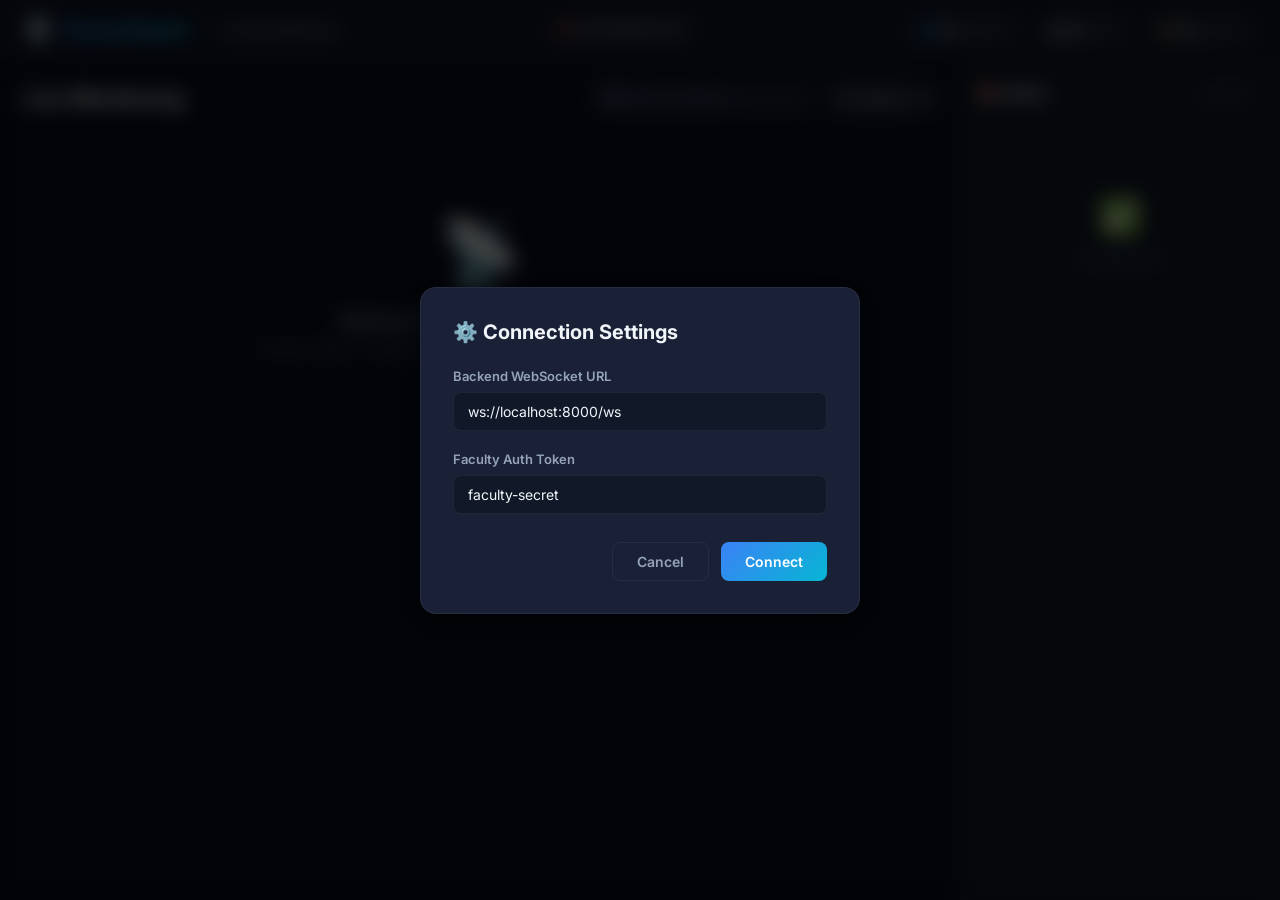
<file: frontend/index.html>
<!DOCTYPE html>
<html lang="en">
<head>
    <meta charset="UTF-8">
    <meta name="viewport" content="width=device-width, initial-scale=1.0">
    <title>ScreenGuard — Faculty Dashboard</title>
    <meta name="description" content="Real-time AI-powered classroom desktop monitoring dashboard for faculty">
    <link href="https://fonts.googleapis.com/css2?family=Inter:wght@300;400;500;600;700;800&display=swap" rel="stylesheet">
    <link rel="stylesheet" href="styles.css">
</head>
<body>
    <!-- Top Navigation Bar -->
    <header class="topbar">
        <div class="topbar-left">
            <div class="logo">
                <span class="logo-icon">🛡️</span>
                <span class="logo-text">ScreenGuard</span>
            </div>
            <span class="topbar-divider"></span>
            <span class="topbar-subtitle">Faculty Dashboard</span>
        </div>
        <div class="topbar-center">
            <div class="connection-status" id="connectionStatus">
                <span class="status-dot disconnected"></span>
                <span class="status-label">Disconnected</span>
            </div>
        </div>
        <div class="topbar-right">
            <div class="stat-badge" id="statStudents">
                <span class="stat-icon">👤</span>
                <span class="stat-value" id="studentCount">0</span>
                <span class="stat-label">Students</span>
            </div>
            <div class="stat-badge" id="statAlerts">
                <span class="stat-icon">⚠️</span>
                <span class="stat-value" id="alertCount">0</span>
                <span class="stat-label">Alerts</span>
            </div>
            <div class="stat-badge" id="statFps">
                <span class="stat-icon">🎞️</span>
                <span class="stat-value" id="avgFps">0</span>
                <span class="stat-label">Avg FPS</span>
            </div>
        </div>
    </header>

    <!-- Main Content Area -->
    <main class="main-content">
        <!-- Left: Student Grid -->
        <section class="grid-section">
            <div class="grid-header">
                <h1>Live Monitoring</h1>
                <div class="grid-controls">
                    <input type="text" id="searchInput" class="search-box" placeholder="🔍 Search student...">
                    <select id="gridSize" class="grid-select">
                        <option value="3">3 Columns</option>
                        <option value="4" selected>4 Columns</option>
                        <option value="5">5 Columns</option>
                        <option value="6">6 Columns</option>
                    </select>
                </div>
            </div>
            <div class="student-grid" id="studentGrid">
                <div class="empty-state" id="emptyState">
                    <div class="empty-icon">📡</div>
                    <h2>Waiting for students to connect...</h2>
                    <p>Student agents will appear here once they connect to the backend.</p>
                </div>
            </div>
        </section>

        <!-- Right: Alerts Sidebar -->
        <aside class="alerts-sidebar" id="alertsSidebar">
            <div class="sidebar-header">
                <h2>🚨 Alerts</h2>
                <button class="clear-btn" id="clearAlerts">Clear All</button>
            </div>
            <div class="alerts-list" id="alertsList">
                <div class="no-alerts" id="noAlerts">
                    <span>✅</span>
                    <p>No alerts yet</p>
                </div>
            </div>
        </aside>
    </main>

    <!-- Popout Overlay (Multi-Screen Parallel View) -->
    <div class="fullscreen-overlay" id="fullscreenOverlay">
        <div class="fullscreen-header">
            <div class="fullscreen-info">
                <span class="fullscreen-title">🚨 Pop-Out Live Monitor</span>
                <span class="popout-count-badge" id="popoutCountBadge">0 Active Screens</span>
            </div>
            <div class="fullscreen-actions">
                <button class="clear-btn" id="popoutCloseAll" style="margin-right: 12px; background: rgba(255,255,255,0.08); border-color: rgba(255,255,255,0.2); color: #fff;">Close All</button>
                <button class="fullscreen-close" id="fullscreenClose" title="Close Overlay">✕</button>
            </div>
        </div>
        <div class="popout-content" id="popoutContainer">
            <!-- Dynamic parallel popout cards rendered here -->
        </div>
    </div>

    <!-- Settings Modal -->
    <div class="settings-overlay" id="settingsOverlay">
        <div class="settings-modal">
            <h2>⚙️ Connection Settings</h2>
            <div class="settings-field">
                <label for="backendUrl">Backend WebSocket URL</label>
                <input type="text" id="backendUrl" value="ws://localhost:8000/ws" placeholder="ws://IP:PORT/ws">
            </div>
            <div class="settings-field">
                <label for="authToken">Faculty Auth Token</label>
                <input type="text" id="authToken" value="faculty-secret" placeholder="Auth token">
            </div>
            <div class="settings-actions">
                <button class="btn-secondary" id="settingsCancel">Cancel</button>
                <button class="btn-primary" id="settingsConnect">Connect</button>
            </div>
        </div>
    </div>

    <script src="dashboard.js"></script>
</body>
</html>
</file>
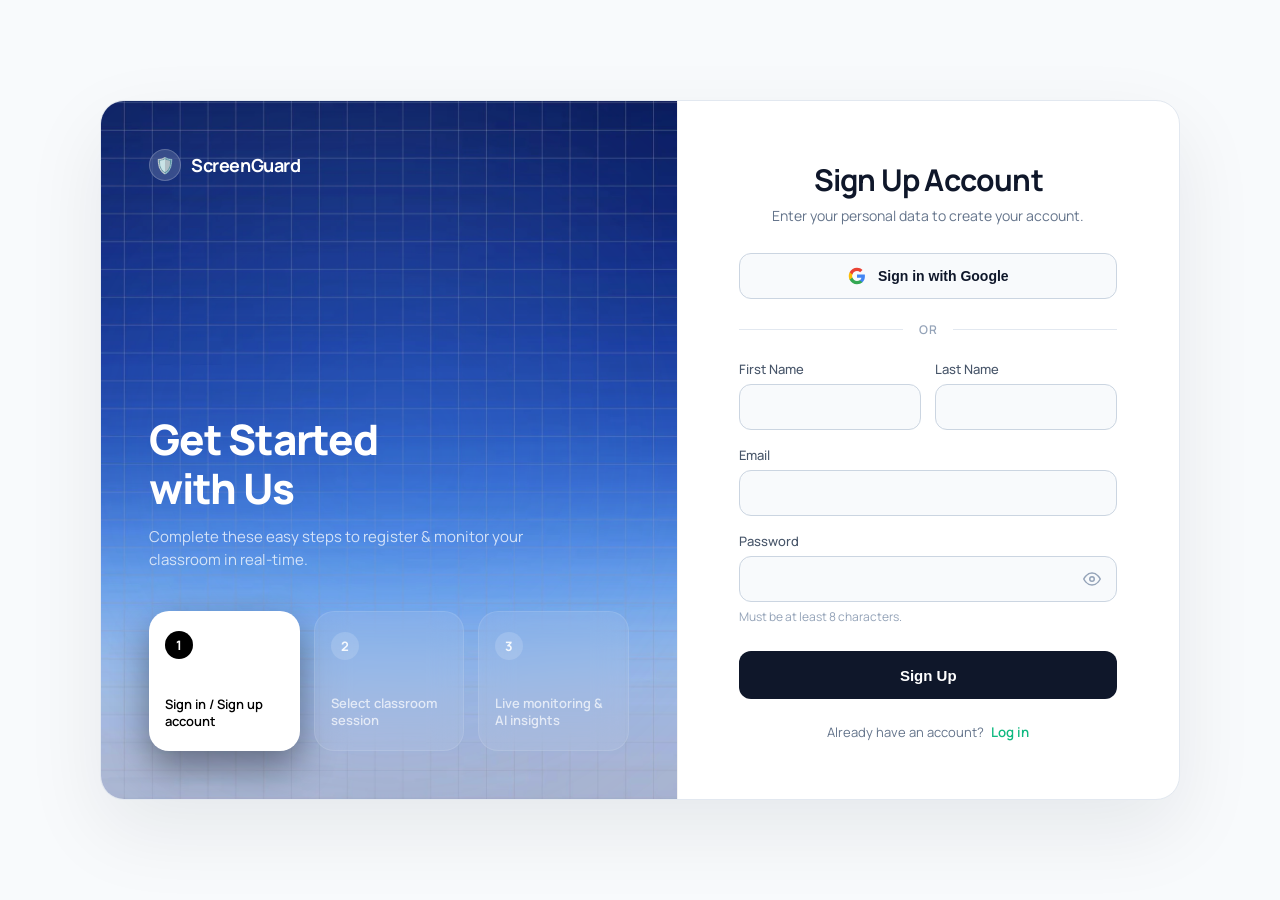
<file: frontend/login.html>
<!DOCTYPE html>
<html lang="en">

<head>
    <meta charset="UTF-8">
    <meta name="viewport" content="width=device-width, initial-scale=1.0">
    <title>ScreenGuard — Faculty Authentication</title>
    <meta name="description" content="Access ScreenGuard Faculty Portal - AI-powered classroom monitoring.">
    <link rel="preconnect" href="https://fonts.googleapis.com">
    <link rel="preconnect" href="https://fonts.gstatic.com" crossorigin>
    <link href="https://fonts.googleapis.com/css2?family=Manrope:wght@300;400;500;600;700;800&display=swap"
        rel="stylesheet">
    <script src="https://accounts.google.com/gsi/client" async defer></script>
    <style>
        /* ═══════════════════════════════════════════════════════
           ScreenGuard — Premium Dark Theme Split Authentication
           ═══════════════════════════════════════════════════════ */
        :root {
            --bg-page: #f8fafc;
            --bg-card: #ffffff;
            --input-bg: #f8fafc;
            --input-border: #cbd5e1;
            --input-focus: #10b981;
            --text-main: #0f172a;
            --text-muted: #64748b;
            --radius-card: 24px;
            --radius-btn: 12px;
            --transition: all 0.25s cubic-bezier(0.4, 0, 0.2, 1);
        }

        * {
            margin: 0;
            padding: 0;
            box-sizing: border-box;
        }

        body {
            font-family: 'Manrope', -apple-system, BlinkMacSystemFont, sans-serif;
            background-color: var(--bg-page);
            color: var(--text-main);
            min-height: 100vh;
            display: flex;
            align-items: center;
            justify-content: center;
            padding: 24px;
            overflow-x: hidden;
        }

        /* ── Outer Card Wrapper ────────────────────────────── */
        .auth-container {
            width: 100%;
            max-width: 1080px;
            min-height: 700px;
            display: grid;
            grid-template-columns: 1.15fr 1fr;
            background: var(--bg-card);
            border: 1px solid #e2e8f0;
            border-radius: var(--radius-card);
            overflow: hidden;
            box-shadow: 0 30px 80px rgba(15, 23, 42, 0.08);
        }

        /* ── Left Hero Panel ────────────────────────────────── */
        .hero-panel {
            position: relative;
            height: 100%;
            background: url('bg-blue-grid.png') no-repeat center center;
            background-size: cover;
            padding: 48px;
            display: flex;
            flex-direction: column;
            justify-content: space-between;
            overflow: hidden;
            border-right: 1px solid rgba(0, 0, 0, 0.05);
        }

        .hero-panel::before {
            content: '';
            position: absolute;
            top: -20%;
            left: -20%;
            width: 140%;
            height: 140%;
            background: radial-gradient(circle, rgba(59, 130, 246, 0.2) 0%, transparent 65%);
            pointer-events: none;
            filter: blur(50px);
        }

        .brand-badge {
            position: relative;
            z-index: 2;
            display: inline-flex;
            align-items: center;
            gap: 10px;
            font-size: 18px;
            font-weight: 700;
            color: #ffffff;
            letter-spacing: -0.4px;
        }

        .brand-icon {
            width: 32px;
            height: 32px;
            background: rgba(255, 255, 255, 0.15);
            backdrop-filter: blur(10px);
            border-radius: 50%;
            display: grid;
            place-items: center;
            font-size: 16px;
            border: 1px solid rgba(255, 255, 255, 0.2);
        }

        .hero-content {
            position: relative;
            z-index: 2;
            margin-top: auto;
            margin-bottom: 40px;
        }

        .hero-title {
            font-size: 42px;
            font-weight: 800;
            letter-spacing: -1.2px;
            line-height: 1.15;
            color: #ffffff;
            margin-bottom: 14px;
        }

        .hero-subtitle {
            font-size: 15px;
            color: rgba(255, 255, 255, 0.75);
            line-height: 1.5;
            max-width: 380px;
            font-weight: 400;
        }

        /* ── Steps row ──────────────────────────────────────── */
        .cards-row {
            position: relative;
            z-index: 2;
            display: grid;
            grid-template-columns: repeat(3, 1fr);
            gap: 14px;
            width: 100%;
        }

        .card-pill {
            padding: 20px 16px;
            border-radius: 20px;
            display: flex;
            flex-direction: column;
            justify-content: space-between;
            height: 140px;
            transition: var(--transition);
        }

        .card-pill.active {
            background: #ffffff;
            color: #000000;
            box-shadow: 0 16px 36px rgba(0, 0, 0, 0.4);
        }

        .card-pill.inactive {
            background: rgba(255, 255, 255, 0.08);
            color: rgba(255, 255, 255, 0.7);
            border: 1px solid rgba(255, 255, 255, 0.1);
            backdrop-filter: blur(16px);
        }

        .card-number {
            width: 28px;
            height: 28px;
            border-radius: 50%;
            display: grid;
            place-items: center;
            font-size: 13px;
            font-weight: 700;
        }

        .card-pill.active .card-number {
            background: #000000;
            color: #ffffff;
        }

        .card-pill.inactive .card-number {
            background: rgba(255, 255, 255, 0.15);
            color: rgba(255, 255, 255, 0.9);
        }

        .card-label {
            font-size: 13px;
            font-weight: 600;
            line-height: 1.35;
        }

        /* ── Right Form Panel ────────────────────────────────── */
        .form-section {
            display: flex;
            flex-direction: column;
            justify-content: center;
            align-items: center;
            padding: 48px 36px;
            width: 100%;
            max-width: 450px;
            height: 100%;
            justify-self: center;
            align-self: center;
            background: var(--bg-card);
        }

        .form-header {
            text-align: center;
            margin-bottom: 28px;
            width: 100%;
        }

        .form-title {
            font-size: 30px;
            font-weight: 700;
            letter-spacing: -0.8px;
            color: var(--text-main);
            margin-bottom: 6px;
        }

        .form-subtitle {
            font-size: 14px;
            color: var(--text-muted);
            line-height: 1.4;
        }

        /* Alert Banners */
        .alert-banner {
            display: none;
            width: 100%;
            padding: 12px 14px;
            border-radius: 10px;
            font-size: 13px;
            margin-bottom: 18px;
            line-height: 1.4;
            text-align: center;
        }

        .alert-banner.error {
            background: rgba(244, 63, 94, 0.1);
            border: 1px solid rgba(244, 63, 94, 0.25);
            color: #ef4444;
        }

        .alert-banner.success {
            background: rgba(16, 185, 129, 0.15);
            border: 1px solid rgba(16, 185, 129, 0.25);
            color: #10b981;
            display: flex;
            align-items: center;
            justify-content: center;
            gap: 10px;
        }

        /* Google Social Button Container */
        .social-box {
            width: 100%;
            margin-bottom: 22px;
            display: flex;
            justify-content: center;
        }

        .social-btn {
            width: 100%;
            height: 46px;
            background: var(--input-bg);
            border: 1px solid var(--input-border);
            border-radius: var(--radius-btn);
            color: var(--text-main);
            font-size: 14px;
            font-weight: 600;
            display: flex;
            align-items: center;
            justify-content: center;
            gap: 10px;
            cursor: pointer;
            transition: var(--transition);
        }

        .social-btn:hover {
            background: #f1f5f9;
            border-color: rgba(0, 0, 0, 0.15);
        }

        /* Hidden container for official Google SDK button integration */
        #googleSignInContainer {
            width: 100%;
            min-height: 48px;
            display: flex;
            justify-content: center;
        }

        /* Divider */
        .divider {
            display: flex;
            align-items: center;
            gap: 16px;
            margin-bottom: 22px;
            width: 100%;
        }

        .divider-line {
            flex: 1;
            height: 1px;
            background: #e2e8f0;
        }

        .divider-text {
            font-size: 12px;
            color: #94a3b8;
            font-weight: 600;
            text-transform: uppercase;
            letter-spacing: 0.05em;
        }

        /* Forms */
        .auth-form {
            width: 100%;
            display: flex;
            flex-direction: column;
            gap: 16px;
        }

        .form-grid {
            display: grid;
            grid-template-columns: 1fr 1fr;
            gap: 14px;
            width: 100%;
        }

        .form-group {
            display: flex;
            flex-direction: column;
            gap: 6px;
            width: 100%;
        }

        .form-group label {
            font-size: 13px;
            font-weight: 500;
            color: #475569;
        }

        .input-wrapper {
            position: relative;
            display: flex;
            align-items: center;
            width: 100%;
        }

        .form-input {
            width: 100%;
            height: 46px;
            background: var(--input-bg);
            border: 1px solid var(--input-border);
            border-radius: var(--radius-btn);
            padding: 0 14px;
            color: var(--text-main);
            font-size: 14px;
            font-family: inherit;
            outline: none;
            transition: var(--transition);
        }

        .form-input::placeholder {
            color: #94a3b8;
        }

        .form-input:focus {
            border-color: var(--input-focus);
            background: #ffffff;
            box-shadow: 0 0 0 3px rgba(16, 185, 129, 0.15);
        }

        .password-toggle {
            position: absolute;
            right: 12px;
            background: none;
            border: none;
            color: #94a3b8;
            cursor: pointer;
            padding: 4px;
            display: flex;
            align-items: center;
            justify-content: center;
            transition: var(--transition);
        }

        .password-toggle:hover {
            color: #64748b;
        }

        .forgot-link {
            font-size: 12px;
            color: #10b981;
            background: none;
            border: none;
            cursor: pointer;
            text-decoration: none;
        }

        .forgot-link:hover {
            text-decoration: underline;
        }

        .form-hint {
            font-size: 12px;
            color: #94a3b8;
        }

        /* Submit Button */
        .submit-btn {
            width: 100%;
            height: 48px;
            background: #0f172a;
            color: #ffffff;
            border: none;
            border-radius: var(--radius-btn);
            font-size: 15px;
            font-weight: 700;
            cursor: pointer;
            transition: var(--transition);
            margin-top: 10px;
            display: flex;
            align-items: center;
            justify-content: center;
            gap: 10px;
        }

        .submit-btn:hover {
            background: #1e293b;
            transform: translateY(-1px);
        }

        .submit-btn:disabled {
            opacity: 0.6;
            cursor: not-allowed;
            transform: none;
        }

        /* Footer Link */
        .form-footer {
            margin-top: 24px;
            text-align: center;
            font-size: 13px;
            color: var(--text-muted);
            width: 100%;
        }

        .form-footer button {
            background: none;
            border: none;
            color: #10b981;
            font-weight: 600;
            cursor: pointer;
            margin-left: 4px;
            font-family: inherit;
        }

        .form-footer button:hover {
            text-decoration: underline;
        }

        .spinner {
            width: 18px;
            height: 18px;
            border: 2px solid rgba(0, 0, 0, 0.2);
            border-top-color: #000;
            border-radius: 50%;
            animation: spin 0.8s linear infinite;
            display: none;
        }

        @keyframes spin {
            to {
                transform: rotate(360deg);
            }
        }

        /* ── Step 2 & 3 Styling ───────────────────────────── */
        select.form-input {
            appearance: none;
            background-image: url("data:image/svg+xml;charset=UTF-8,%3Csvg xmlns='http://www.w3.org/2000/svg' viewBox='0 0 24 24' fill='none' stroke='%2394a3b8' stroke-width='2' stroke-linecap='round' stroke-linejoin='round'%3E%3Cpolyline points='6 9 12 15 18 9'%3E%3C/polyline%3E%3C/svg%3E");
            background-repeat: no-repeat;
            background-position: right 14px center;
            background-size: 16px;
            padding-right: 40px;
            cursor: pointer;
        }

        .checkbox-group {
            display: flex;
            flex-direction: column;
            gap: 12px;
            margin-top: 8px;
            width: 100%;
        }

        .checkbox-item {
            display: flex;
            align-items: center;
            gap: 10px;
            cursor: pointer;
            padding: 10px 14px;
            background: #f8fafc;
            border: 1px solid #cbd5e1;
            border-radius: 10px;
            transition: var(--transition);
        }

        .checkbox-item:hover {
            border-color: #10b981;
            background: #ffffff;
        }

        .checkbox-item input[type="checkbox"] {
            width: 18px;
            height: 18px;
            accent-color: #10b981;
            cursor: pointer;
        }

        .checkbox-item span {
            font-size: 14px;
            color: #475569;
            font-weight: 500;
        }

        .status-check-list {
            display: flex;
            flex-direction: column;
            gap: 12px;
            width: 100%;
            margin: 16px 0;
        }

        .status-item {
            display: flex;
            align-items: center;
            justify-content: space-between;
            background: #f8fafc;
            border: 1px solid #cbd5e1;
            padding: 14px 16px;
            border-radius: 12px;
            transition: var(--transition);
        }

        .status-item.success {
            border-color: rgba(16, 185, 129, 0.4);
            background: rgba(16, 185, 129, 0.03);
        }

        .status-label {
            font-size: 14px;
            font-weight: 500;
            color: #0f172a;
            display: flex;
            align-items: center;
            gap: 8px;
        }

        .status-badge {
            display: flex;
            align-items: center;
            gap: 8px;
            font-size: 13px;
            font-weight: 600;
        }

        .status-badge.loading {
            color: #64748b;
        }

        .status-badge.success {
            color: #10b981;
        }

        .btn-row {
            display: grid;
            grid-template-columns: 1fr 2fr;
            gap: 12px;
            width: 100%;
            margin-top: 10px;
        }

        .secondary-btn {
            height: 48px;
            background: #ffffff;
            color: #0f172a;
            border: 1px solid #cbd5e1;
            border-radius: var(--radius-btn);
            font-size: 15px;
            font-weight: 600;
            cursor: pointer;
            transition: var(--transition);
            display: flex;
            align-items: center;
            justify-content: center;
            gap: 8px;
        }

        .secondary-btn:hover {
            background: #f8fafc;
            border-color: #94a3b8;
        }

        .summary-box {
            background: #f8fafc;
            border: 1px dashed #cbd5e1;
            border-radius: 12px;
            padding: 14px;
            width: 100%;
            margin-bottom: 8px;
        }

        .summary-title {
            font-size: 11px;
            text-transform: uppercase;
            letter-spacing: 0.05em;
            color: #64748b;
            font-weight: 700;
            margin-bottom: 6px;
        }

        .summary-detail {
            font-size: 14px;
            font-weight: 600;
            color: #0f172a;
        }

        .step-wrapper {
            width: 100%;
            display: none;
            flex-direction: column;
            align-items: center;
        }

        .step-wrapper.active {
            display: flex;
        }

        /* Responsive */
        @media (max-width: 960px) {
            .auth-container {
                grid-template-columns: 1fr;
                gap: 24px;
                min-height: auto;
            }

            .hero-panel {
                min-height: 380px;
                padding: 40px 28px;
            }

            .cards-row {
                grid-template-columns: 1fr;
            }

            .card-pill {
                height: 80px;
                flex-direction: row;
                align-items: center;
            }
        }
    </style>
</head>

<body>

    <div class="auth-container">
        <!-- Left Hero Panel -->
        <div class="hero-panel">
            <div class="brand-badge">
                <div class="brand-icon">🛡️</div>
                <span>ScreenGuard</span>
            </div>

            <div class="hero-content">
                <h1 class="hero-title">Get Started<br>with Us</h1>
                <p class="hero-subtitle">Complete these easy steps to register & monitor your classroom in real-time.
                </p>
            </div>

            <!-- Steps Row -->
            <div class="cards-row">
                <div class="card-pill active" id="pillStep1">
                    <span class="card-number">1</span>
                    <span class="card-label">Sign in / Sign up account</span>
                </div>
                <div class="card-pill inactive" id="pillStep2">
                    <span class="card-number">2</span>
                    <span class="card-label">Select classroom session</span>
                </div>
                <div class="card-pill inactive" id="pillStep3">
                    <span class="card-number">3</span>
                    <span class="card-label">Live monitoring & AI insights</span>
                </div>
            </div>
        </div>

        <!-- Right Form Panel -->
        <div class="form-section">
            
            <!-- STEP 1: Account Authentication -->
            <div class="step-wrapper active" id="step1Wrapper">
                <div class="form-header">
                    <h2 class="form-title" id="formTitle">Sign Up Account</h2>
                    <p class="form-subtitle" id="formSubtitle">Enter your personal data to create your account.</p>
                </div>

                <!-- Error Banner -->
                <div class="alert-banner error" id="errorBanner"></div>

                <!-- Success Banner -->
                <div class="alert-banner success" id="successBanner">
                    <svg width="18" height="18" viewBox="0 0 24 24" fill="none" stroke="currentColor" stroke-width="2.5"
                        stroke-linecap="round" stroke-linejoin="round">
                        <path d="M22 11.08V12a10 10 0 1 1-5.93-9.14"></path>
                        <polyline points="22 4 12 14.01 9 11.01"></polyline>
                    </svg>
                    <span id="successMsgText"></span>
                </div>

                <!-- Google Authentication Container (Only Google Social Button) -->
                <div class="social-box">
                    <div id="googleSignInContainer" style="display: none;"></div>
                    <button class="social-btn" id="googleBtn" type="button">
                        <svg width="18" height="18" viewBox="0 0 24 24" style="margin-right: 2px;">
                            <path fill="#4285F4"
                                d="M22.56 12.25c0-.78-.07-1.53-.2-2.25H12v4.26h5.92a5.06 5.06 0 0 1-2.2 3.32v2.77h3.57c2.08-1.92 3.28-4.74 3.28-8.1z" />
                            <path fill="#34A853"
                                d="M12 23c2.97 0 5.46-.98 7.28-2.66l-3.57-2.77c-.98.66-2.23 1.06-3.71 1.06-2.86 0-5.29-1.93-6.16-4.53H2.18v2.84C3.99 20.53 7.7 23 12 23z" />
                            <path fill="#FBBC05"
                                d="M5.84 14.09c-.22-.66-.35-1.36-.35-2.09s.13-1.43.35-2.09V7.07H2.18A10.96 10.96 0 0 0 1 12c0 1.77.42 3.45 1.18 4.93l2.85-2.22.81-.62z" />
                            <path fill="#EA4335"
                                d="M12 5.38c1.62 0 3.06.56 4.21 1.64l3.15-3.15C17.45 2.09 14.97 1 12 1 7.7 1 3.99 3.47 2.18 7.07l3.66 2.84c.87-2.6 3.3-4.53 6.16-4.53z" />
                        </svg>
                        <span>Sign in with Google</span>
                    </button>
                </div>

                <!-- Divider -->
                <div class="divider">
                    <div class="divider-line"></div>
                    <span class="divider-text">Or</span>
                    <div class="divider-line"></div>
                </div>

                <!-- Authentication Form -->
                <form class="auth-form" id="loginForm">
                    <!-- Names Row (Visible ONLY in Sign Up Mode) -->
                    <div class="form-grid" id="namesRow">
                        <div class="form-group">
                            <label for="firstName">First Name</label>
                            <div class="input-wrapper">
                                <input type="text" id="firstName" class="form-input">
                            </div>
                        </div>
                        <div class="form-group">
                            <label for="lastName">Last Name</label>
                            <div class="input-wrapper">
                                <input type="text" id="lastName" class="form-input">
                            </div>
                        </div>
                    </div>

                    <!-- Email Input -->
                    <div class="form-group">
                        <label for="email">Email</label>
                        <div class="input-wrapper">
                            <input type="email" id="email" class="form-input" autocomplete="email" required>
                        </div>
                    </div>

                    <!-- Password Input -->
                    <div class="form-group">
                        <div style="display: flex; justify-content: space-between; align-items: center;">
                            <label for="password">Password</label>
                            <button type="button" class="forgot-link" id="forgotPasswordBtn" style="display: none;">Forgot password?</button>
                        </div>
                        <div class="input-wrapper">
                            <input type="password" id="password" class="form-input" autocomplete="current-password" required>
                            <button type="button" class="password-toggle" id="togglePassword"
                                title="Toggle password visibility">
                                <svg width="18" height="18" viewBox="0 0 24 24" fill="none" stroke="currentColor"
                                    stroke-width="2" stroke-linecap="round" stroke-linejoin="round">
                                    <path d="M1 12s4-8 11-8 11 8 11 8-4 8-11 8-11-8-11-8z"></path>
                                    <circle cx="12" cy="12" r="3"></circle>
                                </svg>
                            </button>
                        </div>
                        <span class="form-hint">Must be at least 8 characters.</span>
                    </div>

                    <!-- Action Button -->
                    <button type="submit" class="submit-btn" id="submitBtn">
                        <span id="submitText">Sign Up</span>
                        <div class="spinner" id="submitSpinner"></div>
                    </button>
                </form>

                <!-- Mode Switch Footer -->
                <div class="form-footer">
                    <span id="footerText">Already have an account?</span>
                    <button type="button" id="toggleModeBtn">Log in</button>
                </div>
            </div>

            <!-- STEP 2: Select Classroom Session -->
            <div class="step-wrapper" id="step2Wrapper">
                <div class="form-header">
                    <h2 class="form-title">Select Classroom</h2>
                    <p class="form-subtitle">Choose the room and session configuration you want to monitor.</p>
                </div>

                <form class="auth-form" id="sessionForm">
                    <!-- Classroom Dropdown -->
                    <div class="form-group">
                        <label for="classroomSelect">Assign Classroom / Lab</label>
                        <div class="input-wrapper">
                            <select id="classroomSelect" class="form-input" required>
                                <option value="" disabled selected>Select a class...</option>
                                <option value="Room 101 - AI & Data Science">Room 101 - AI & Data Science</option>
                                <option value="Room 102 - Computer Architecture">Room 102 - Computer Architecture</option>
                                <option value="Lab B - Advanced Algorithms">Lab B - Advanced Algorithms</option>
                                <option value="Room 305 - Calculus Recitation">Room 305 - Calculus Recitation</option>
                            </select>
                        </div>
                    </div>

                    <!-- Session Name -->
                    <div class="form-group">
                        <label for="sessionName">Session Topic / Title</label>
                        <div class="input-wrapper">
                            <input type="text" id="sessionName" class="form-input" placeholder="eg. Midterm Exam - CSC201" required>
                        </div>
                    </div>

                    <!-- AI Features Checkboxes -->
                    <div class="form-group">
                        <label>Enabled AI Guardians</label>
                        <div class="checkbox-group">
                            <label class="checkbox-item">
                                <input type="checkbox" id="aiTabs" checked>
                                <span>Tab Switch & Focus Detection</span>
                            </label>
                        </div>
                    </div>

                    <!-- Buttons Row -->
                    <div class="btn-row">
                        <button type="button" class="secondary-btn" id="backToStep1Btn">
                            <svg width="16" height="16" viewBox="0 0 24 24" fill="none" stroke="currentColor" stroke-width="2" stroke-linecap="round" stroke-linejoin="round">
                                <line x1="19" y1="12" x2="5" y2="12"></line>
                                <polyline points="12 19 5 12 12 5"></polyline>
                            </svg>
                            Back
                        </button>
                        <button type="submit" class="submit-btn" style="margin-top: 0;">
                            Next Step
                        </button>
                    </div>
                </form>
            </div>

            <!-- STEP 3: Live Monitoring & AI Insights Preview -->
            <div class="step-wrapper" id="step3Wrapper">
                <div class="form-header">
                    <h2 class="form-title">Launch Live Session</h2>
                    <p class="form-subtitle">Diagnostics verification before initiating AI session monitoring.</p>
                </div>

                <div class="summary-box">
                    <div class="summary-title" id="summarySessionLabel">Active Room Configuration</div>
                    <div class="summary-detail" id="summarySessionText">Room 101 - AI & Data Science</div>
                </div>

                <!-- Status Diagnostics List -->
                <div class="status-check-list">
                    <div class="status-item" id="diagCamera">
                        <div class="status-label">
                            <svg width="16" height="16" viewBox="0 0 24 24" fill="none" stroke="#64748b" stroke-width="2">
                                <path d="M23 19a2 2 0 0 1-2 2H3a2 2 0 0 1-2-2V8a2 2 0 0 1 2-2h4l2-3h6l2 3h4a2 2 0 0 1 2 2z"></path>
                                <circle cx="12" cy="13" r="4"></circle>
                            </svg>
                            Webcam Permission Check
                        </div>
                        <div class="status-badge loading" id="diagCameraBadge">Checking...</div>
                    </div>

                    <div class="status-item" id="diagScreen">
                        <div class="status-label">
                            <svg width="16" height="16" viewBox="0 0 24 24" fill="none" stroke="#64748b" stroke-width="2">
                                <rect x="2" y="3" width="20" height="14" rx="2" ry="2"></rect>
                                <line x1="8" y1="21" x2="16" y2="21"></line>
                                <line x1="12" y1="17" x2="12" y2="21"></line>
                            </svg>
                            Screen-Share Access Check
                        </div>
                        <div class="status-badge loading" id="diagScreenBadge">Checking...</div>
                    </div>

                    <div class="status-item" id="diagModel">
                        <div class="status-label">
                            <svg width="16" height="16" viewBox="0 0 24 24" fill="none" stroke="#64748b" stroke-width="2">
                                <path d="M21 16V8a2 2 0 0 0-1-1.73l-7-4a2 2 0 0 0-2 0l-7 4A2 2 0 0 0 3 8v8a2 2 0 0 0 1 1.73l7 4a2 2 0 0 0 2 0l7-4A2 2 0 0 0 21 16z"></path>
                            </svg>
                            AI Guard Engine Loader
                        </div>
                        <div class="status-badge loading" id="diagModelBadge">Initializing...</div>
                    </div>
                </div>

                <!-- Buttons Row -->
                <div class="btn-row">
                    <button type="button" class="secondary-btn" id="backToStep2Btn">
                        <svg width="16" height="16" viewBox="0 0 24 24" fill="none" stroke="currentColor" stroke-width="2" stroke-linecap="round" stroke-linejoin="round">
                            <line x1="19" y1="12" x2="5" y2="12"></line>
                            <polyline points="12 19 5 12 12 5"></polyline>
                        </svg>
                        Back
                    </button>
                    <button type="button" class="submit-btn" id="launchDashboardBtn" style="margin-top: 0;" disabled>
                        <span>Start Monitoring</span>
                        <div class="spinner" id="launchSpinner"></div>
                    </button>
                </div>
            </div>
        </div>
    </div>

    <script>
        /* ═══════════════════════════════════════════════════════
           ScreenGuard Auth Logic (Stateful Sign In & Sign Up)
           ═══════════════════════════════════════════════════════ */

        if (sessionStorage.getItem('sg_logged_in') === 'true') {
            window.location.href = 'index.html';
        }

        const GOOGLE_CLIENT_ID = "221937472587-eajcjthanve5klj8dp52hve1i68boort.apps.googleusercontent.com";

        // State variables
        let isLoggedInMode = false; // default is Sign Up mode matching user's component
        let currentStep = 1;

        // DOM elements - Step Indicators
        const pillStep1 = document.getElementById('pillStep1');
        const pillStep2 = document.getElementById('pillStep2');
        const pillStep3 = document.getElementById('pillStep3');

        // DOM elements - Step Wrappers
        const step1Wrapper = document.getElementById('step1Wrapper');
        const step2Wrapper = document.getElementById('step2Wrapper');
        const step3Wrapper = document.getElementById('step3Wrapper');

        // DOM elements - Step 1
        const formTitle = document.getElementById('formTitle');
        const formSubtitle = document.getElementById('formSubtitle');
        const namesRow = document.getElementById('namesRow');
        const forgotPasswordBtn = document.getElementById('forgotPasswordBtn');
        const submitText = document.getElementById('submitText');
        const footerText = document.getElementById('footerText');
        const toggleModeBtn = document.getElementById('toggleModeBtn');

        const loginForm = document.getElementById('loginForm');
        const errorBanner = document.getElementById('errorBanner');
        const successBanner = document.getElementById('successBanner');
        const successMsgText = document.getElementById('successMsgText');
        const submitBtn = document.getElementById('submitBtn');
        const submitSpinner = document.getElementById('submitSpinner');
        const togglePassword = document.getElementById('togglePassword');
        const passwordInput = document.getElementById('password');
        const firstNameInput = document.getElementById('firstName');
        const lastNameInput = document.getElementById('lastName');
        const emailInput = document.getElementById('email');
        const googleBtn = document.getElementById('googleBtn');

        // DOM elements - Step 2
        const sessionForm = document.getElementById('sessionForm');
        const classroomSelect = document.getElementById('classroomSelect');
        const sessionName = document.getElementById('sessionName');
        const backToStep1Btn = document.getElementById('backToStep1Btn');

        // DOM elements - Step 3
        const backToStep2Btn = document.getElementById('backToStep2Btn');
        const launchDashboardBtn = document.getElementById('launchDashboardBtn');
        const launchSpinner = document.getElementById('launchSpinner');
        const summarySessionText = document.getElementById('summarySessionText');

        const diagCameraBadge = document.getElementById('diagCameraBadge');
        const diagScreenBadge = document.getElementById('diagScreenBadge');
        const diagModelBadge = document.getElementById('diagModelBadge');

        // Multi-Step Navigation
        function goToStep(step) {
            currentStep = step;
            
            // Toggle wrappers active classes
            step1Wrapper.classList.toggle('active', step === 1);
            step2Wrapper.classList.toggle('active', step === 2);
            step3Wrapper.classList.toggle('active', step === 3);

            // Toggle step pills layout state on left sidebar
            pillStep1.className = `card-pill ${step === 1 ? 'active' : 'inactive'}`;
            pillStep2.className = `card-pill ${step === 2 ? 'active' : 'inactive'}`;
            pillStep3.className = `card-pill ${step === 3 ? 'active' : 'inactive'}`;

            if (step === 3) {
                runDiagnostics();
            }
        }

        // Show password toggle
        let showPassword = false;
        togglePassword.addEventListener('click', () => {
            showPassword = !showPassword;
            passwordInput.type = showPassword ? 'text' : 'password';
            togglePassword.style.opacity = showPassword ? '1' : '0.5';
        });

        // Forgot password simulation
        forgotPasswordBtn.addEventListener('click', () => {
            alert('Password reset link sent to your email!');
        });

        // Set alert displays
        function displayError(msg) {
            successBanner.style.display = 'none';
            if (msg) {
                errorBanner.textContent = msg;
                errorBanner.style.display = 'block';
                errorBanner.scrollIntoView({ behavior: 'smooth', block: 'nearest' });
            } else {
                errorBanner.style.display = 'none';
            }
        }

        function displaySuccess(msg) {
            errorBanner.style.display = 'none';
            if (msg) {
                successMsgText.textContent = msg;
                successBanner.style.display = 'flex';
                successBanner.scrollIntoView({ behavior: 'smooth', block: 'nearest' });
            } else {
                successBanner.style.display = 'none';
            }
        }

        // Toggle Sign In vs Sign Up View Mode
        function updateFormUI() {
            displayError('');
            displaySuccess('');

            if (isLoggedInMode) {
                // Log In UI
                formTitle.textContent = 'Log In to Account';
                formSubtitle.textContent = 'Enter your credentials to access your workspace.';
                namesRow.style.display = 'none';
                firstNameInput.removeAttribute('required');
                lastNameInput.removeAttribute('required');
                forgotPasswordBtn.style.display = 'inline-block';
                submitText.textContent = 'Log In';
                footerText.textContent = "Don't have an account?";
                toggleModeBtn.textContent = 'Sign up';
            } else {
                // Sign Up UI
                formTitle.textContent = 'Sign Up Account';
                formSubtitle.textContent = 'Enter your personal data to create your account.';
                namesRow.style.display = 'grid';
                firstNameInput.setAttribute('required', 'true');
                forgotPasswordBtn.style.display = 'none';
                submitText.textContent = 'Sign Up';
                footerText.textContent = 'Already have an account?';
                toggleModeBtn.textContent = 'Log in';
            }
        }

        toggleModeBtn.addEventListener('click', () => {
            isLoggedInMode = !isLoggedInMode;
            updateFormUI();
        });

        // Initial view mode configuration
        updateFormUI();

        // ── Social Logins ───────────────────────────────
        function parseJwt(token) {
            try {
                const base64Url = token.split('.')[1];
                const base64 = base64Url.replace(/-/g, '+').replace(/_/g, '/');
                const jsonPayload = decodeURIComponent(atob(base64).split('').map(function (c) {
                    return '%' + ('0' + c.charCodeAt(0).toString(16)).slice(-2);
                }).join(''));
                return JSON.parse(jsonPayload);
            } catch (e) {
                return null;
            }
        }

        function handleGoogleCredentialResponse(response) {
            console.log("Google Token Received");
            const userPayload = parseJwt(response.credential);

            if (userPayload && userPayload.email) {
                sessionStorage.setItem('sg_user_email', userPayload.email);
                sessionStorage.setItem('sg_user_name', userPayload.name || userPayload.email);
            }

            fetch('http://localhost:8000/api/auth/google', {
                method: 'POST',
                headers: { 'Content-Type': 'application/json' },
                body: JSON.stringify({ credential: response.credential })
            })
                .then(res => res.json())
                .then(data => {
                    if (data.success && data.user) {
                        sessionStorage.setItem('sg_user_email', data.user.email);
                        sessionStorage.setItem('sg_user_name', data.user.name || 'Faculty User');
                    }
                    authSuccess('google');
                })
                .catch(err => {
                    console.warn("Backend auth offline, completing client-side login:", err);
                    authSuccess('google');
                });
        }

        function authSuccess(method) {
            sessionStorage.setItem('sg_login_method', method);
            
            // Advance to Step 2 instead of redirecting
            goToStep(2);
        }

        // Initialize Google GSI SDK Client
        function initGoogleSignIn() {
            if (typeof google !== 'undefined' && google.accounts) {
                google.accounts.id.initialize({
                    client_id: GOOGLE_CLIENT_ID,
                    callback: handleGoogleCredentialResponse,
                    auto_select: false
                });

                const container = document.getElementById("googleSignInContainer");
                const fallbackBtn = document.getElementById("googleBtn");
                if (container) {
                    container.style.display = "flex";
                    if (fallbackBtn) fallbackBtn.style.display = "none";
                    google.accounts.id.renderButton(container, {
                        theme: "outline",
                        size: "large",
                        width: 360,
                        text: "continue_with",
                        shape: "rectangular"
                    });
                }
            }
        }

        window.addEventListener('load', initGoogleSignIn);

        // Click handler for fallback Google Button
        googleBtn.addEventListener('click', () => {
            if (window.location.protocol === 'file:') {
                displayError("Google Sign-In requires running over http://localhost (not file://). Please serve using a web server.");
                return;
            }
            if (typeof google !== 'undefined' && google.accounts) {
                google.accounts.id.prompt();
            } else {
                displayError("Google Identity Services script failed to load. Check internet connection.");
            }
        });

        // ── Step 1 Form Submit ───────────────────────────
        loginForm.addEventListener('submit', (e) => {
            e.preventDefault();
            displayError('');
            displaySuccess('');

            const email = emailInput.value.trim();
            const password = passwordInput.value;
            const firstName = firstNameInput.value.trim();

            if (!email) {
                displayError('Please enter your email address.');
                return;
            }
            if (!/^[^\s@]+@[^\s@]+\.[^\s@]+$/.test(email)) {
                displayError('Please enter a valid email address.');
                return;
            }
            if (!password || password.length < 8) {
                displayError('Password must be at least 8 characters.');
                return;
            }
            if (!isLoggedInMode && !firstName) {
                displayError('Please enter your first name.');
                return;
            }

            // Show success alert
            submitBtn.disabled = true;
            submitSpinner.style.display = 'block';

            const message = isLoggedInMode ? 'Welcome back!' : 'Account created successfully!';
            displaySuccess(message);

            sessionStorage.setItem('sg_user_email', email);
            sessionStorage.setItem('sg_user_name', !isLoggedInMode ? firstName : email.split('@')[0]);

            // Save standard registration details to database
            if (!isLoggedInMode) {
                fetch('http://localhost:8000/api/auth/register', {
                    method: 'POST',
                    headers: { 'Content-Type': 'application/json' },
                    body: JSON.stringify({
                        email: email,
                        first_name: firstName,
                        last_name: lastNameInput.value.trim()
                    })
                })
                .then(res => res.json())
                .then(data => console.log("User archived in Supabase:", data))
                .catch(err => console.error("Database archive offline:", err));
            }

            setTimeout(() => {
                // Clear loading spinners
                submitBtn.disabled = false;
                submitSpinner.style.display = 'none';
                authSuccess(isLoggedInMode ? 'login-form' : 'signup-form');
            }, 1000);
        });

        // ── Step 2 Form Submit ───────────────────────────
        sessionForm.addEventListener('submit', (e) => {
            e.preventDefault();
            
            const classroom = classroomSelect.value;
            const topic = sessionName.value.trim();

            if (!classroom) {
                alert("Please select a classroom room.");
                return;
            }
            if (!topic) {
                alert("Please specify a session topic.");
                return;
            }

            // Write session parameters to storage
            sessionStorage.setItem('sg_classroom', classroom);
            sessionStorage.setItem('sg_session_title', topic);
            sessionStorage.setItem('sg_ai_gaze', document.getElementById('aiGaze') ? document.getElementById('aiGaze').checked : false);
            sessionStorage.setItem('sg_ai_tabs', document.getElementById('aiTabs') ? document.getElementById('aiTabs').checked : true);
            sessionStorage.setItem('sg_ai_objects', document.getElementById('aiObjects') ? document.getElementById('aiObjects').checked : false);

            // Archive classroom session setup in database
            fetch('http://localhost:8000/api/sessions', {
                method: 'POST',
                headers: { 'Content-Type': 'application/json' },
                body: JSON.stringify({
                    user_email: sessionStorage.getItem('sg_user_email') || 'anonymous@screenguard.ai',
                    classroom: classroom,
                    session_title: topic,
                    ai_gaze: document.getElementById('aiGaze') ? document.getElementById('aiGaze').checked : false,
                    ai_tabs: document.getElementById('aiTabs') ? document.getElementById('aiTabs').checked : true,
                    ai_objects: document.getElementById('aiObjects') ? document.getElementById('aiObjects').checked : false
                })
            })
            .then(res => res.json())
            .then(data => console.log("Session archived in Supabase:", data))
            .catch(err => console.error("Database archive offline:", err));

            // Update Step 3 summary details
            summarySessionText.textContent = `${classroom} — ${topic}`;

            // Navigate to Step 3
            goToStep(3);
        });

        backToStep1Btn.addEventListener('click', () => {
            goToStep(1);
        });

        // ── Step 3 Diagnostics & Launch ──────────────────
        let diagTimeout1, diagTimeout2, diagTimeout3;

        function runDiagnostics() {
            // Cancel any running timers
            clearTimeout(diagTimeout1);
            clearTimeout(diagTimeout2);
            clearTimeout(diagTimeout3);

            // Reset UI states
            diagCameraBadge.className = 'status-badge loading';
            diagCameraBadge.innerHTML = 'Checking...';
            document.getElementById('diagCamera').className = 'status-item';

            diagScreenBadge.className = 'status-badge loading';
            diagScreenBadge.innerHTML = 'Checking...';
            document.getElementById('diagScreen').className = 'status-item';

            diagModelBadge.className = 'status-badge loading';
            diagModelBadge.innerHTML = 'Initializing...';
            document.getElementById('diagModel').className = 'status-item';

            launchDashboardBtn.disabled = true;

            // Start webcam diagnostic
            diagTimeout1 = setTimeout(() => {
                diagCameraBadge.className = 'status-badge success';
                diagCameraBadge.innerHTML = 'Access Granted &#x2713;';
                document.getElementById('diagCamera').className = 'status-item success';

                // Start screen share diagnostic
                diagTimeout2 = setTimeout(() => {
                    diagScreenBadge.className = 'status-badge success';
                    diagScreenBadge.innerHTML = 'Access Granted &#x2713;';
                    document.getElementById('diagScreen').className = 'status-item success';

                    // Start AI engine diagnostic
                    diagTimeout3 = setTimeout(() => {
                        diagModelBadge.className = 'status-badge success';
                        diagModelBadge.innerHTML = 'Engine Initialized &#x2713;';
                        document.getElementById('diagModel').className = 'status-item success';

                        // Enable final launch button
                        launchDashboardBtn.disabled = false;
                    }, 1000);
                }, 1000);
            }, 1000);
        }

        backToStep2Btn.addEventListener('click', () => {
            goToStep(2);
        });

        launchDashboardBtn.addEventListener('click', () => {
            launchDashboardBtn.disabled = true;
            launchSpinner.style.display = 'block';

            // Mark user logged in and redirect to dashboard
            setTimeout(() => {
                sessionStorage.setItem('sg_logged_in', 'true');
                window.location.href = 'index.html';
            }, 1000);
        });
    </script>
</body>

</html>
</file>
<file: frontend/styles.css>
/* ═══════════════════════════════════════════════════════════
   ScreenGuard Faculty Dashboard — Styles
   Premium dark theme with glassmorphism & micro-animations
   ═══════════════════════════════════════════════════════════ */

:root {
    --bg-primary: #0a0e1a;
    --bg-secondary: #111827;
    --bg-card: #1a2035;
    --bg-card-hover: #1f2847;
    --bg-glass: rgba(17, 24, 39, 0.85);
    --bg-overlay: rgba(0, 0, 0, 0.7);

    --accent-blue: #3b82f6;
    --accent-cyan: #06b6d4;
    --accent-green: #10b981;
    --accent-red: #ef4444;
    --accent-amber: #f59e0b;
    --accent-purple: #8b5cf6;

    --text-primary: #f1f5f9;
    --text-secondary: #94a3b8;
    --text-muted: #64748b;

    --border-color: rgba(148, 163, 184, 0.1);
    --border-glow: rgba(59, 130, 246, 0.3);

    --shadow-sm: 0 1px 3px rgba(0, 0, 0, 0.3);
    --shadow-md: 0 4px 12px rgba(0, 0, 0, 0.4);
    --shadow-lg: 0 8px 32px rgba(0, 0, 0, 0.5);
    --shadow-glow: 0 0 20px rgba(59, 130, 246, 0.15);

    --radius-sm: 8px;
    --radius-md: 12px;
    --radius-lg: 16px;
    --radius-xl: 20px;

    --transition-fast: 0.15s ease;
    --transition-normal: 0.25s ease;
    --transition-slow: 0.4s cubic-bezier(0.4, 0, 0.2, 1);
}

* {
    margin: 0;
    padding: 0;
    box-sizing: border-box;
}

body {
    font-family: 'Inter', -apple-system, BlinkMacSystemFont, sans-serif;
    background: var(--bg-primary);
    color: var(--text-primary);
    min-height: 100vh;
    overflow: hidden;
}

/* ── Scrollbar ─────────────────────────────────────────── */
::-webkit-scrollbar { width: 6px; }
::-webkit-scrollbar-track { background: transparent; }
::-webkit-scrollbar-thumb {
    background: var(--text-muted);
    border-radius: 3px;
}
::-webkit-scrollbar-thumb:hover { background: var(--text-secondary); }

/* ══════════════════════════════════════════════════════════
   TOP BAR
   ══════════════════════════════════════════════════════════ */
.topbar {
    display: flex;
    align-items: center;
    justify-content: space-between;
    height: 60px;
    padding: 0 24px;
    background: var(--bg-glass);
    backdrop-filter: blur(20px);
    border-bottom: 1px solid var(--border-color);
    position: sticky;
    top: 0;
    z-index: 100;
}

.topbar-left {
    display: flex;
    align-items: center;
    gap: 16px;
}

.logo {
    display: flex;
    align-items: center;
    gap: 10px;
}

.logo-icon { font-size: 24px; }

.logo-text {
    font-size: 20px;
    font-weight: 800;
    background: linear-gradient(135deg, var(--accent-blue), var(--accent-cyan));
    -webkit-background-clip: text;
    background-clip: text;
    -webkit-text-fill-color: transparent;
    letter-spacing: -0.5px;
}

.topbar-divider {
    width: 1px;
    height: 24px;
    background: var(--border-color);
}

.topbar-subtitle {
    font-size: 13px;
    color: var(--text-secondary);
    font-weight: 500;
}

.topbar-center {
    display: flex;
    align-items: center;
}

.connection-status {
    display: flex;
    align-items: center;
    gap: 8px;
    padding: 6px 16px;
    border-radius: 20px;
    background: rgba(255, 255, 255, 0.04);
    border: 1px solid var(--border-color);
    cursor: pointer;
    transition: all var(--transition-normal);
}

.connection-status:hover {
    background: rgba(255, 255, 255, 0.08);
    border-color: var(--border-glow);
}

.status-dot {
    width: 8px;
    height: 8px;
    border-radius: 50%;
    transition: background var(--transition-normal);
}

.status-dot.connected {
    background: var(--accent-green);
    box-shadow: 0 0 8px var(--accent-green);
    animation: pulse-green 2s infinite;
}

.status-dot.disconnected {
    background: var(--accent-red);
    box-shadow: 0 0 8px var(--accent-red);
}

.status-dot.connecting {
    background: var(--accent-amber);
    box-shadow: 0 0 8px var(--accent-amber);
    animation: pulse-amber 1s infinite;
}

.status-label {
    font-size: 12px;
    font-weight: 600;
    color: var(--text-secondary);
    text-transform: uppercase;
    letter-spacing: 0.5px;
}

@keyframes pulse-green {
    0%, 100% { opacity: 1; }
    50% { opacity: 0.5; }
}

@keyframes pulse-amber {
    0%, 100% { opacity: 1; }
    50% { opacity: 0.3; }
}

.topbar-right {
    display: flex;
    align-items: center;
    gap: 16px;
}

.stat-badge {
    display: flex;
    align-items: center;
    gap: 6px;
    padding: 6px 12px;
    border-radius: var(--radius-sm);
    background: rgba(255, 255, 255, 0.03);
    border: 1px solid var(--border-color);
}

.stat-icon { font-size: 14px; }
.stat-value {
    font-size: 16px;
    font-weight: 700;
    color: var(--text-primary);
}
.stat-label {
    font-size: 11px;
    color: var(--text-muted);
    font-weight: 500;
}

/* ══════════════════════════════════════════════════════════
   MAIN CONTENT
   ══════════════════════════════════════════════════════════ */
.main-content {
    display: flex;
    height: calc(100vh - 60px);
}

/* ── Grid Section ──────────────────────────────────────── */
.grid-section {
    flex: 1;
    display: flex;
    flex-direction: column;
    padding: 20px 24px;
    overflow: hidden;
}

.grid-header {
    display: flex;
    align-items: center;
    justify-content: space-between;
    margin-bottom: 16px;
    flex-shrink: 0;
}

.grid-header h1 {
    font-size: 22px;
    font-weight: 700;
    letter-spacing: -0.3px;
}

.grid-controls {
    display: flex;
    align-items: center;
    gap: 12px;
}

.search-box {
    padding: 8px 16px;
    background: var(--bg-card);
    border: 1px solid var(--border-color);
    border-radius: var(--radius-sm);
    color: var(--text-primary);
    font-size: 13px;
    font-family: inherit;
    width: 220px;
    outline: none;
    transition: all var(--transition-normal);
}

.search-box:focus {
    border-color: var(--accent-blue);
    box-shadow: 0 0 0 3px rgba(59, 130, 246, 0.15);
}

.search-box::placeholder { color: var(--text-muted); }

.grid-select {
    padding: 8px 12px;
    background: var(--bg-card);
    border: 1px solid var(--border-color);
    border-radius: var(--radius-sm);
    color: var(--text-primary);
    font-size: 13px;
    font-family: inherit;
    outline: none;
    cursor: pointer;
}

.grid-select option { background: var(--bg-secondary); }

/* ── Student Grid ──────────────────────────────────────── */
.student-grid {
    flex: 1;
    display: grid;
    gap: 16px;
    grid-template-columns: repeat(4, 1fr);
    grid-auto-rows: min-content;
    overflow-y: auto;
    padding-bottom: 20px;
    align-content: start;
}

.empty-state {
    grid-column: 1 / -1;
    display: flex;
    flex-direction: column;
    align-items: center;
    justify-content: center;
    padding: 80px 20px;
    text-align: center;
}

.empty-icon {
    font-size: 64px;
    margin-bottom: 20px;
    animation: float 3s ease-in-out infinite;
}

@keyframes float {
    0%, 100% { transform: translateY(0); }
    50% { transform: translateY(-10px); }
}

.empty-state h2 {
    font-size: 18px;
    font-weight: 600;
    color: var(--text-secondary);
    margin-bottom: 8px;
}

.empty-state p {
    font-size: 14px;
    color: var(--text-muted);
}

/* ── Student Card ──────────────────────────────────────── */
.student-card {
    background: var(--bg-card);
    border: 1px solid var(--border-color);
    border-radius: var(--radius-md);
    overflow: hidden;
    cursor: pointer;
    transition: all var(--transition-normal);
    position: relative;
}

.student-card:hover {
    background: var(--bg-card-hover);
    border-color: var(--border-glow);
    box-shadow: var(--shadow-glow);
    transform: translateY(-2px);
}

.student-card.alert-active {
    border: 2px solid var(--accent-red);
    box-shadow: 0 0 24px rgba(239, 68, 68, 0.3);
    animation: alert-pulse 1.5s ease-in-out infinite;
}

@keyframes alert-pulse {
    0%, 100% { box-shadow: 0 0 24px rgba(239, 68, 68, 0.3); }
    50% { box-shadow: 0 0 40px rgba(239, 68, 68, 0.6); }
}

.student-card.offline {
    opacity: 0.5;
}

.card-screen {
    width: 100%;
    aspect-ratio: 16 / 10;
    background: #0d1117;
    display: flex;
    align-items: center;
    justify-content: center;
    overflow: hidden;
    position: relative;
}

.card-screen img {
    width: 100%;
    height: 100%;
    object-fit: cover;
    transition: opacity var(--transition-fast);
}

.card-screen .no-frame {
    color: var(--text-muted);
    font-size: 13px;
    text-align: center;
}

.card-screen .no-frame span {
    display: block;
    font-size: 32px;
    margin-bottom: 8px;
}

.alert-badge {
    position: absolute;
    top: 8px;
    right: 8px;
    padding: 4px 10px;
    background: var(--accent-red);
    color: white;
    font-size: 11px;
    font-weight: 700;
    border-radius: 4px;
    text-transform: uppercase;
    letter-spacing: 0.5px;
    animation: badge-flash 0.8s ease-in-out infinite;
    z-index: 2;
}

@keyframes badge-flash {
    0%, 100% { opacity: 1; }
    50% { opacity: 0.6; }
}

.card-info {
    display: flex;
    align-items: center;
    justify-content: space-between;
    padding: 10px 12px;
}

.card-identity {
    display: flex;
    flex-direction: column;
    gap: 2px;
}

.card-name {
    font-size: 13px;
    font-weight: 600;
    color: var(--text-primary);
    white-space: nowrap;
    overflow: hidden;
    text-overflow: ellipsis;
    max-width: 150px;
}

.card-id {
    font-size: 11px;
    color: var(--text-muted);
    font-weight: 500;
}

.card-status {
    display: flex;
    align-items: center;
    gap: 6px;
}

.card-status-dot {
    width: 7px;
    height: 7px;
    border-radius: 50%;
}

.card-status-dot.online {
    background: var(--accent-green);
    box-shadow: 0 0 6px var(--accent-green);
}

.card-status-dot.offline {
    background: var(--accent-red);
}

.card-status-dot.slow {
    background: var(--accent-amber);
    box-shadow: 0 0 6px var(--accent-amber);
}

.card-status-label {
    font-size: 11px;
    color: var(--text-muted);
    font-weight: 500;
    text-transform: capitalize;
}

/* ══════════════════════════════════════════════════════════
   ALERTS SIDEBAR
   ══════════════════════════════════════════════════════════ */
.alerts-sidebar {
    width: 320px;
    background: var(--bg-secondary);
    border-left: 1px solid var(--border-color);
    display: flex;
    flex-direction: column;
    flex-shrink: 0;
}

.sidebar-header {
    display: flex;
    align-items: center;
    justify-content: space-between;
    padding: 20px 16px 12px;
    border-bottom: 1px solid var(--border-color);
}

.sidebar-header h2 {
    font-size: 16px;
    font-weight: 700;
}

.clear-btn {
    padding: 4px 12px;
    background: transparent;
    border: 1px solid var(--border-color);
    border-radius: var(--radius-sm);
    color: var(--text-muted);
    font-size: 12px;
    font-family: inherit;
    cursor: pointer;
    transition: all var(--transition-fast);
}

.clear-btn:hover {
    border-color: var(--accent-red);
    color: var(--accent-red);
}

.alerts-list {
    flex: 1;
    overflow-y: auto;
    padding: 12px;
    display: flex;
    flex-direction: column;
    gap: 8px;
}

.no-alerts {
    display: flex;
    flex-direction: column;
    align-items: center;
    justify-content: center;
    height: 200px;
    color: var(--text-muted);
    font-size: 14px;
    text-align: center;
}

.no-alerts span {
    font-size: 36px;
    margin-bottom: 12px;
}

/* Alert Item */
.alert-item {
    padding: 12px;
    background: rgba(239, 68, 68, 0.08);
    border: 1px solid rgba(239, 68, 68, 0.2);
    border-left: 3px solid var(--accent-red);
    border-radius: var(--radius-sm);
    animation: slide-in 0.3s ease;
    cursor: pointer;
    transition: all var(--transition-fast);
}

.alert-item:hover {
    background: rgba(239, 68, 68, 0.14);
}

@keyframes slide-in {
    from { opacity: 0; transform: translateX(20px); }
    to { opacity: 1; transform: translateX(0); }
}

.alert-item-header {
    display: flex;
    align-items: center;
    justify-content: space-between;
    margin-bottom: 6px;
}

.alert-student {
    font-size: 13px;
    font-weight: 600;
    color: var(--accent-red);
}

.alert-time {
    font-size: 11px;
    color: var(--text-muted);
}

.alert-detail {
    font-size: 12px;
    color: var(--text-secondary);
    line-height: 1.4;
}

.alert-severity {
    display: inline-block;
    margin-top: 6px;
    padding: 2px 8px;
    font-size: 10px;
    font-weight: 700;
    text-transform: uppercase;
    letter-spacing: 0.5px;
    border-radius: 3px;
    background: rgba(239, 68, 68, 0.2);
    color: var(--accent-red);
}

.alert-severity.medium {
    background: rgba(245, 158, 11, 0.2);
    color: var(--accent-amber);
}

/* ══════════════════════════════════════════════════════════
   FULLSCREEN OVERLAY
   ══════════════════════════════════════════════════════════ */
.fullscreen-overlay {
    position: fixed;
    inset: 0;
    background: var(--bg-overlay);
    backdrop-filter: blur(10px);
    z-index: 1000;
    display: none;
    flex-direction: column;
    animation: fade-in 0.2s ease;
}

.fullscreen-overlay.active {
    display: flex;
}

@keyframes fade-in {
    from { opacity: 0; }
    to { opacity: 1; }
}

.fullscreen-header {
    display: flex;
    align-items: center;
    justify-content: space-between;
    padding: 14px 24px;
    background: rgba(13, 17, 23, 0.95);
    border-bottom: 1px solid rgba(255, 255, 255, 0.1);
}

.fullscreen-info {
    display: flex;
    align-items: center;
    gap: 12px;
}

.fullscreen-title {
    font-size: 16px;
    font-weight: 700;
    color: var(--text-primary);
    display: flex;
    align-items: center;
    gap: 8px;
}

.popout-count-badge {
    font-size: 12px;
    font-weight: 600;
    background: rgba(239, 68, 68, 0.2);
    color: var(--accent-red);
    padding: 3px 10px;
    border-radius: 12px;
    border: 1px solid rgba(239, 68, 68, 0.4);
}

.fullscreen-actions {
    display: flex;
    align-items: center;
    gap: 8px;
}

.fullscreen-close {
    width: 34px;
    height: 34px;
    border: none;
    background: rgba(255, 255, 255, 0.1);
    color: var(--text-primary);
    font-size: 16px;
    border-radius: 50%;
    cursor: pointer;
    transition: all var(--transition-fast);
    display: flex;
    align-items: center;
    justify-content: center;
}

.fullscreen-close:hover {
    background: var(--accent-red);
    color: white;
}

.popout-content {
    flex: 1;
    padding: 20px;
    display: grid;
    grid-template-columns: repeat(auto-fit, minmax(420px, 1fr));
    gap: 20px;
    overflow-y: auto;
    align-content: center;
    justify-content: center;
}

/* 1 screen popout layout - expanded presentation */
.popout-content.single-card {
    grid-template-columns: minmax(300px, 900px);
}

/* 2 screens popout layout - 50/50 side by side */
.popout-content.two-cards {
    grid-template-columns: repeat(2, 1fr);
}

.popout-card {
    background: #161b22;
    border-radius: var(--radius-md);
    border: 2px solid var(--border-color);
    display: flex;
    flex-direction: column;
    overflow: hidden;
    box-shadow: var(--shadow-lg);
    transition: all var(--transition-fast);
    max-height: 80vh;
}

.popout-card.is-alert {
    border-color: var(--accent-red);
    box-shadow: 0 0 25px rgba(239, 68, 68, 0.4);
    animation: alert-pulse 2s infinite;
}

.popout-card-header {
    display: flex;
    align-items: center;
    justify-content: space-between;
    padding: 10px 14px;
    background: rgba(0, 0, 0, 0.5);
    border-bottom: 1px solid rgba(255, 255, 255, 0.08);
}

.popout-card-title {
    display: flex;
    align-items: center;
    gap: 8px;
}

.popout-card-name {
    font-weight: 700;
    font-size: 14px;
    color: var(--text-primary);
}

.popout-card-id {
    font-size: 11px;
    color: var(--text-muted);
    background: rgba(255, 255, 255, 0.08);
    padding: 2px 6px;
    border-radius: 4px;
}

.popout-card-close {
    background: none;
    border: none;
    color: var(--text-muted);
    font-size: 16px;
    cursor: pointer;
    padding: 2px 6px;
    border-radius: 4px;
    transition: color 0.2s;
}

.popout-card-close:hover {
    color: var(--accent-red);
}

.popout-card-body {
    flex: 1;
    background: #0d1117;
    display: flex;
    align-items: center;
    justify-content: center;
    overflow: hidden;
    min-height: 240px;
    position: relative;
}

.popout-card-body img {
    width: 100%;
    height: 100%;
    object-fit: contain;
}

.popout-card-footer {
    padding: 8px 12px;
    background: rgba(0, 0, 0, 0.4);
    font-size: 12px;
    color: var(--accent-red);
    display: flex;
    align-items: center;
    justify-content: space-between;
    border-top: 1px solid rgba(255, 255, 255, 0.05);
}

.popout-reason {
    font-weight: 600;
}

/* ══════════════════════════════════════════════════════════
   SETTINGS MODAL
   ══════════════════════════════════════════════════════════ */
.settings-overlay {
    position: fixed;
    inset: 0;
    background: var(--bg-overlay);
    backdrop-filter: blur(10px);
    z-index: 2000;
    display: flex;
    align-items: center;
    justify-content: center;
}

.settings-overlay.hidden { display: none; }

.settings-modal {
    background: var(--bg-card);
    border: 1px solid var(--border-color);
    border-radius: var(--radius-lg);
    padding: 32px;
    width: 440px;
    box-shadow: var(--shadow-lg);
}

.settings-modal h2 {
    font-size: 20px;
    font-weight: 700;
    margin-bottom: 24px;
}

.settings-field {
    margin-bottom: 20px;
}

.settings-field label {
    display: block;
    font-size: 13px;
    font-weight: 600;
    color: var(--text-secondary);
    margin-bottom: 8px;
}

.settings-field input {
    width: 100%;
    padding: 10px 14px;
    background: var(--bg-secondary);
    border: 1px solid var(--border-color);
    border-radius: var(--radius-sm);
    color: var(--text-primary);
    font-size: 14px;
    font-family: inherit;
    outline: none;
    transition: all var(--transition-normal);
}

.settings-field input:focus {
    border-color: var(--accent-blue);
    box-shadow: 0 0 0 3px rgba(59, 130, 246, 0.15);
}

.settings-actions {
    display: flex;
    gap: 12px;
    justify-content: flex-end;
    margin-top: 28px;
}

.btn-primary, .btn-secondary {
    padding: 10px 24px;
    border-radius: var(--radius-sm);
    font-size: 14px;
    font-weight: 600;
    font-family: inherit;
    cursor: pointer;
    transition: all var(--transition-fast);
    border: none;
}

.btn-primary {
    background: linear-gradient(135deg, var(--accent-blue), var(--accent-cyan));
    color: white;
}

.btn-primary:hover {
    opacity: 0.9;
    transform: translateY(-1px);
    box-shadow: 0 4px 12px rgba(59, 130, 246, 0.3);
}

.btn-secondary {
    background: transparent;
    border: 1px solid var(--border-color);
    color: var(--text-secondary);
}

.btn-secondary:hover {
    border-color: var(--text-secondary);
    color: var(--text-primary);
}

/* ══════════════════════════════════════════════════════════
   AUDIO ALERT (hidden element for alarm)
   ══════════════════════════════════════════════════════════ */
@media (max-width: 1200px) {
    .alerts-sidebar { width: 280px; }
}

@media (max-width: 900px) {
    .main-content { flex-direction: column; }
    .alerts-sidebar {
        width: 100%;
        max-height: 200px;
        border-left: none;
        border-top: 1px solid var(--border-color);
    }
    .student-grid { grid-template-columns: repeat(2, 1fr); }
}
</file>
